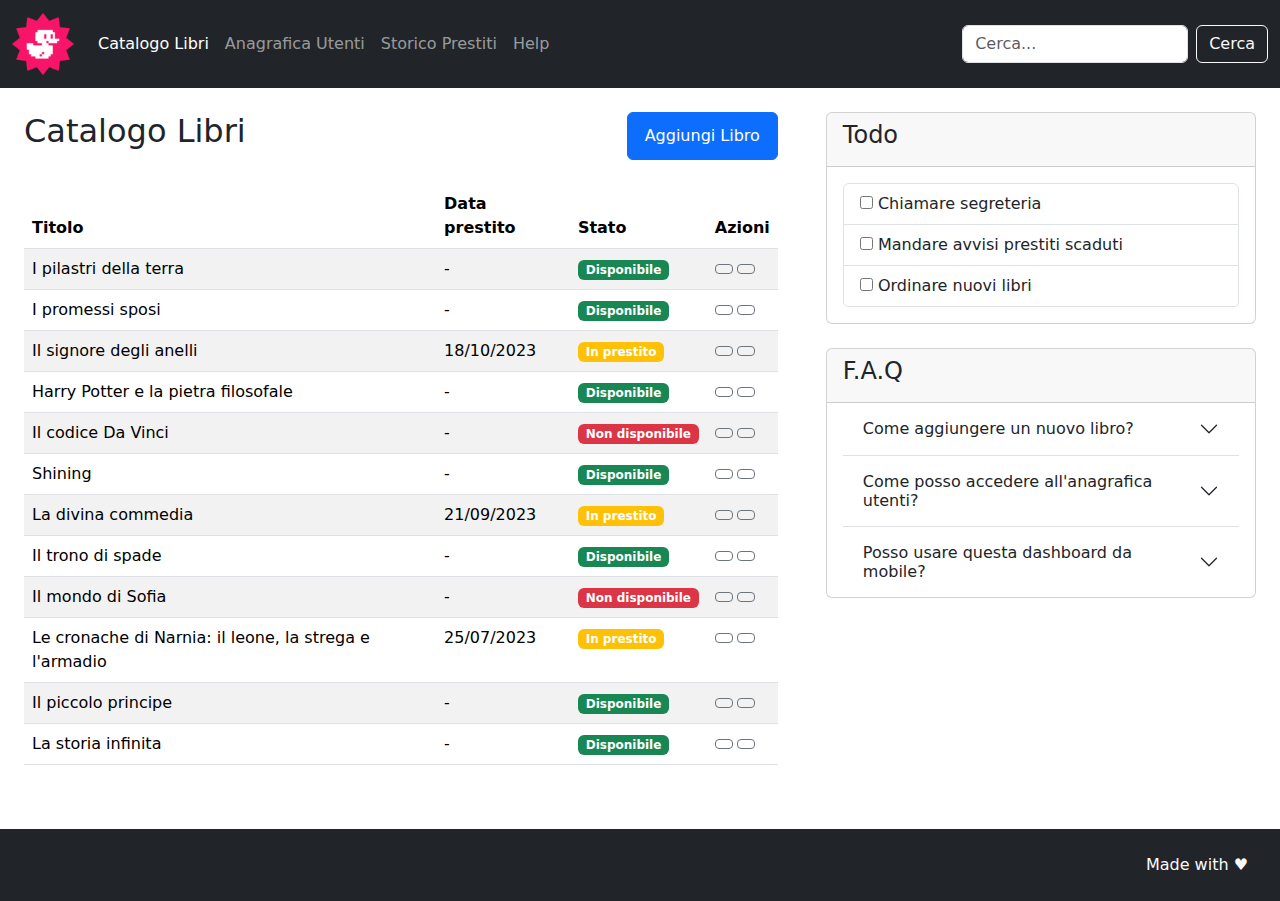
<file: index.html>
<!doctype html>
<html lang="en">

<head>

    <!-- meta tag necessari -->
    <meta charset="utf-8" />
    <meta name="viewport" content="width=device-width, initial-scale=1, shrink-to-fit=no" />
    <title>Dashboard</title>

    <!-- Bootstrap CSS v5.3 -->
    <link href="https://cdn.jsdelivr.net/npm/bootstrap@5.3.3/dist/css/bootstrap.min.css" rel="stylesheet"
        integrity="sha384-QWTKZyjpPEjISv5WaRU9OFeRpok6YctnYmDr5pNlyT2bRjXh0JMhjY6hW+ALEwIH" crossorigin="anonymous">

    <!-- link CSS locale -->
    <link rel="stylesheet" href="./assets/style.css">

    <!-- link fontawesome -->
    <link rel="stylesheet" href="https://cdnjs.cloudflare.com/ajax/libs/font-awesome/6.6.0/css/all.min.css"
        integrity="sha512-Kc323vGBEqzTmouAECnVceyQqyqdsSiqLQISBL29aUW4U/M7pSPA/gEUZQqv1cwx4OnYxTxve5UMg5GT6L4JJg=="
        crossorigin="anonymous" referrerpolicy="no-referrer" />
</head>

<body>
    <header>

        <!-- nav -->
        <nav class="navbar navbar-expand-lg bg-dark" data-bs-theme="dark">
            <div class="container-fluid">
                <a class="navbar-brand d-block" href="index.html">
                    <img src="./assets/img/duck.png" class="img-fluid" alt="Home">
                </a>
                <button class="navbar-toggler" type="button" data-bs-toggle="collapse"
                    data-bs-target="#navbarSupportedContent" aria-controls="navbarSupportedContent"
                    aria-expanded="false" aria-label="Toggle navigation">
                    <span class="navbar-toggler-icon"></span>
                </button>
                <div class="collapse navbar-collapse" id="navbarSupportedContent">
                    <ul class="navbar-nav me-auto mb-2 mb-lg-0">
                        <li class="nav-item">
                            <a class="nav-link active" aria-current="page" href="index.html">Catalogo Libri</a>
                        </li>
                        <li class="nav-item">
                            <a class="nav-link" href="anagrafica-utenti.html">Anagrafica Utenti</a>
                        </li>
                        <li class="nav-item">
                            <a class="nav-link" href="#">Storico Prestiti</a>
                        </li>
                        <li class="nav-item">
                            <a class="nav-link" href="#">Help</a>
                        </li>
                    </ul>
                    <form class="d-flex" data-bs-theme="light" role="search">
                        <input class="form-control me-2" type="search" placeholder="Cerca..." aria-label="Search">
                        <button class="btn btn-outline-light" type="submit">Cerca</button>
                      </form>
                </div>
            </div>
        </nav>
    </header>
    <main>

        <!-- sezione row/column -->
        <div class="d-flex flex-column flex-lg-row justify-content-center">

            <!-- sezione 1 -->
            <div>

                <!-- sezione catalogo -->
                <div class="d-flex justify-content-between p-4">
                    <h2>
                        Catalogo Libri
                    </h2>
                    <a class="btn btn-primary" href="aggiungi-libro.html">
                        <button class="btn btn-primary float p-1">
                            Aggiungi Libro
                        </button>
                    </a>
                </div>

                <!-- lista libri -->
                <div class="px-4">
                    <table class="table table-striped">
                        <thead>
                            <tr>
                                <th>Titolo</th>
                                <th class="d-none d-md-table-cell">Data prestito</th>
                                <th>Stato</th>
                                <th>Azioni</th>
                            </tr>
                        </thead>
                        <tbody>
                            <tr>
                                <td>I pilastri della terra</td>
                                <td class="d-none d-md-table-cell">
                                    -
                                </td>
                                <td>
                                    <span class="badge text-bg-success">
                                        Disponibile
                                    </span>
                                </td>
                                <td>
                                    <div class="d-inline-flex">
                                        <button type="button" class="btn btn-sm btn-outline-secondary me-1">
                                            <i class="fa-solid fa-pencil"></i>
                                        </button>
                                        <button type="button" class="btn btn-sm btn-outline-secondary me-1">
                                            <i class="fa-solid fa-trash"></i>
                                        </button>
                                    </div>
                                </td>
                            </tr>
                            <tr>
                                <td>I promessi sposi</td>
                                <td class="d-none d-md-table-cell">
                                    -
                                </td>
                                <td>
                                    <span class="badge text-bg-success">
                                        Disponibile
                                    </span>
                                </td>
                                <td>
                                    <div class="d-inline-flex">
                                        <button type="button" class="btn btn-sm btn-outline-secondary me-1">
                                            <i class="fa-solid fa-pencil"></i>
                                        </button>
                                        <button type="button" class="btn btn-sm btn-outline-secondary me-1">
                                            <i class="fa-solid fa-trash"></i>
                                        </button>
                                    </div>
                                </td>
                            </tr>
                            <tr>
                                <td>Il signore degli anelli</td>
                                <td class="d-none d-md-table-cell">
                                    18/10/2023
                                </td>
                                <td>
                                    <span class="badge text-bg-warning text-white">
                                        In prestito
                                    </span>
                                </td>
                                <td>
                                    <div class="d-inline-flex">
                                        <button type="button" class="btn btn-sm btn-outline-secondary me-1">
                                            <i class="fa-solid fa-pencil"></i>
                                        </button>
                                        <button type="button" class="btn btn-sm btn-outline-secondary me-1">
                                            <i class="fa-solid fa-trash"></i>
                                        </button>
                                    </div>
                                </td>
                            </tr>
                            <tr>
                                <td>Harry Potter e la pietra filosofale</td>
                                <td class="d-none d-md-table-cell">
                                    -
                                </td>
                                <td>
                                    <span class="badge text-bg-success">
                                        Disponibile
                                    </span>
                                </td>
                                <td>
                                    <div class="d-inline-flex">
                                        <button type="button" class="btn btn-sm btn-outline-secondary me-1">
                                            <i class="fa-solid fa-pencil"></i>
                                        </button>
                                        <button type="button" class="btn btn-sm btn-outline-secondary me-1">
                                            <i class="fa-solid fa-trash"></i>
                                        </button>
                                    </div>
                                </td>
                            </tr>
                            <tr>
                                <td>Il codice Da Vinci</td>
                                <td class="d-none d-md-table-cell">
                                    -
                                </td>
                                <td>
                                    <span class="badge text-bg-danger">
                                        Non disponibile
                                    </span>
                                </td>
                                <td>
                                    <div class="d-inline-flex">
                                        <button type="button" class="btn btn-sm btn-outline-secondary me-1">
                                            <i class="fa-solid fa-pencil"></i>
                                        </button>
                                        <button type="button" class="btn btn-sm btn-outline-secondary me-1">
                                            <i class="fa-solid fa-trash"></i>
                                        </button>
                                    </div>
                                </td>
                            </tr>
                            <tr>
                                <td>Shining</td>
                                <td class="d-none d-md-table-cell">
                                    -
                                </td>
                                <td>
                                    <span class="badge text-bg-success">
                                        Disponibile
                                    </span>
                                </td>
                                <td>
                                    <div class="d-inline-flex">
                                        <button type="button" class="btn btn-sm btn-outline-secondary me-1">
                                            <i class="fa-solid fa-pencil"></i>
                                        </button>
                                        <button type="button" class="btn btn-sm btn-outline-secondary me-1">
                                            <i class="fa-solid fa-trash"></i>
                                        </button>
                                    </div>
                                </td>
                            </tr>
                            <tr>
                                <td>La divina commedia</td>
                                <td class="d-none d-md-table-cell">
                                    21/09/2023
                                </td>
                                <td>
                                    <span class="badge text-bg-warning text-white">
                                        In prestito
                                    </span>
                                </td>
                                <td>
                                    <div class="d-inline-flex">
                                        <button type="button" class="btn btn-sm btn-outline-secondary me-1">
                                            <i class="fa-solid fa-pencil"></i>
                                        </button>
                                        <button type="button" class="btn btn-sm btn-outline-secondary me-1">
                                            <i class="fa-solid fa-trash"></i>
                                        </button>
                                    </div>
                                </td>
                            </tr>
                            <tr>
                                <td>Il trono di spade</td>
                                <td class="d-none d-md-table-cell">
                                    -
                                </td>
                                <td>
                                    <span class="badge text-bg-success">
                                        Disponibile
                                    </span>
                                </td>
                                <td>
                                    <div class="d-inline-flex">
                                        <button type="button" class="btn btn-sm btn-outline-secondary me-1">
                                            <i class="fa-solid fa-pencil"></i>
                                        </button>
                                        <button type="button" class="btn btn-sm btn-outline-secondary me-1">
                                            <i class="fa-solid fa-trash"></i>
                                        </button>
                                    </div>
                                </td>
                            </tr>
                            <tr>
                                <td>Il mondo di Sofia</td>
                                <td class="d-none d-md-table-cell">
                                    -
                                </td>
                                <td>
                                    <span class="badge text-bg-danger">
                                        Non disponibile
                                    </span>
                                </td>
                                <td>
                                    <div class="d-inline-flex">
                                        <button type="button" class="btn btn-sm btn-outline-secondary me-1">
                                            <i class="fa-solid fa-pencil"></i>
                                        </button>
                                        <button type="button" class="btn btn-sm btn-outline-secondary me-1">
                                            <i class="fa-solid fa-trash"></i>
                                        </button>
                                    </div>
                                </td>
                            </tr>
                            <tr>
                                <td>Le cronache di Narnia: il leone, la strega e l'armadio</td>
                                <td class="d-none d-md-table-cell">
                                    25/07/2023
                                </td>
                                <td>
                                    <span class="badge text-bg-warning text-white">
                                        In prestito
                                    </span>
                                </td>
                                <td>
                                    <div class="d-inline-flex">
                                        <button type="button" class="btn btn-sm btn-outline-secondary me-1">
                                            <i class="fa-solid fa-pencil"></i>
                                        </button>
                                        <button type="button" class="btn btn-sm btn-outline-secondary me-1">
                                            <i class="fa-solid fa-trash"></i>
                                        </button>
                                    </div>
                                </td>
                            </tr>
                            <tr>
                                <td>Il piccolo principe</td>
                                <td class="d-none d-md-table-cell">
                                    -
                                </td>
                                <td>
                                    <span class="badge text-bg-success">
                                        Disponibile
                                    </span>
                                </td>
                                <td>
                                    <div class="d-inline-flex">
                                        <button type="button" class="btn btn-sm btn-outline-secondary me-1">
                                            <i class="fa-solid fa-pencil"></i>
                                        </button>
                                        <button type="button" class="btn btn-sm btn-outline-secondary me-1">
                                            <i class="fa-solid fa-trash"></i>
                                        </button>
                                    </div>
                                </td>
                            </tr>
                            <tr>
                                <td>La storia infinita</td>
                                <td class="d-none d-md-table-cell">
                                    -
                                </td>
                                <td>
                                    <span class="badge text-bg-success">
                                        Disponibile
                                    </span>
                                </td>
                                <td>
                                    <div class="d-inline-flex">
                                        <button type="button" class="btn btn-sm btn-outline-secondary me-1">
                                            <i class="fa-solid fa-pencil"></i>
                                        </button>
                                        <button type="button" class="btn btn-sm btn-outline-secondary me-1">
                                            <i class="fa-solid fa-trash"></i>
                                        </button>
                                    </div>
                                </td>
                            </tr>
                        </tbody>
                    </table>
                </div>
            </div>

            <!-- sezione 2 -->
            <div>
                <div class="flex px-4">

                    <!-- sezione bonus todo list -->
                    <div class="card mt-4">
                        <div class="card-header">
                            <h4 class="card-title">
                                Todo
                            </h4>
                        </div>
                        <ul class="list-group p-3">
                            <li class="list-group-item">
                                <input type="checkbox">
                                Chiamare segreteria
                            </li>
                            <li class="list-group-item">
                                <input type="checkbox">
                                Mandare avvisi prestiti scaduti
                            </li>
                            <li class="list-group-item">
                                <input type="checkbox">
                                Ordinare nuovi libri
                            </li>
                        </ul>
                    </div>

                    <!-- sezione bonus faq (accordion?) -->
                    <div class="card mt-4">
                        <div class="card-header">
                            <h4 class="card-title">
                                F.A.Q
                            </h4>
                        </div>
                        <div class="accordion accordion-flush px-3" id="accordionFlushExample">
                            <div class="accordion-item">
                                <h2 class="accordion-header">
                                    <button class="accordion-button collapsed" type="button" data-bs-toggle="collapse"
                                        data-bs-target="#flush-collapseOne" aria-expanded="false"
                                        aria-controls="flush-collapseOne">
                                        Come aggiungere un nuovo libro?
                                    </button>
                                </h2>
                                <div id="flush-collapseOne" class="accordion-collapse collapse"
                                    data-bs-parent="#accordionFlushExample">
                                    <div class="accordion-body">
                                        È possibile aggiungere libri entrando nella sezione "catalogo libri", e cliccando sul bottone "aggiungi libro".
                                    </div>
                                </div>
                            </div>
                            <div class="accordion-item">
                                <h2 class="accordion-header">
                                    <button class="accordion-button collapsed" type="button" data-bs-toggle="collapse"
                                        data-bs-target="#flush-collapseTwo" aria-expanded="false"
                                        aria-controls="flush-collapseTwo">
                                        Come posso accedere all'anagrafica utenti?
                                    </button>
                                </h2>
                                <div id="flush-collapseTwo" class="accordion-collapse collapse"
                                    data-bs-parent="#accordionFlushExample">
                                    <div class="accordion-body">
                                        Questa funzionalità non è ancora disponibile: quando essa sarà implementata sarà possibile accedere all'anagrafica utenti direttamente dalla barra di navigazione.
                                    </div>
                                </div>
                            </div>
                            <div class="accordion-item">
                                <h2 class="accordion-header">
                                    <button class="accordion-button collapsed" type="button" data-bs-toggle="collapse"
                                        data-bs-target="#flush-collapseThree" aria-expanded="false"
                                        aria-controls="flush-collapseThree">
                                        Posso usare questa dashboard da mobile?
                                    </button>
                                </h2>
                                <div id="flush-collapseThree" class="accordion-collapse collapse"
                                    data-bs-parent="#accordionFlushExample">
                                    <div class="accordion-body">
                                        Se il trainee ha fatto bene l'esercizio, sì.
                                    </div>
                                </div>
                            </div>
                        </div>
                    </div>
                </div>
            </div>
        </div>
    </main>
    <footer>
        <div class="d-flex justify-content-end bg-dark mt-5 p-3">
            <nav class="nav">
                <a class="nav-link active link-light" aria-current="page" href="#">Made with &hearts;</a>
              </nav>
        </div>
    </footer>

    <!-- librerie Bootstrap JavaScript -->
    <script src="https://cdn.jsdelivr.net/npm/bootstrap@5.3.3/dist/js/bootstrap.bundle.min.js"
        integrity="sha384-YvpcrYf0tY3lHB60NNkmXc5s9fDVZLESaAA55NDzOxhy9GkcIdslK1eN7N6jIeHz"
        crossorigin="anonymous">
    </script>
</body>

</html>
</file>
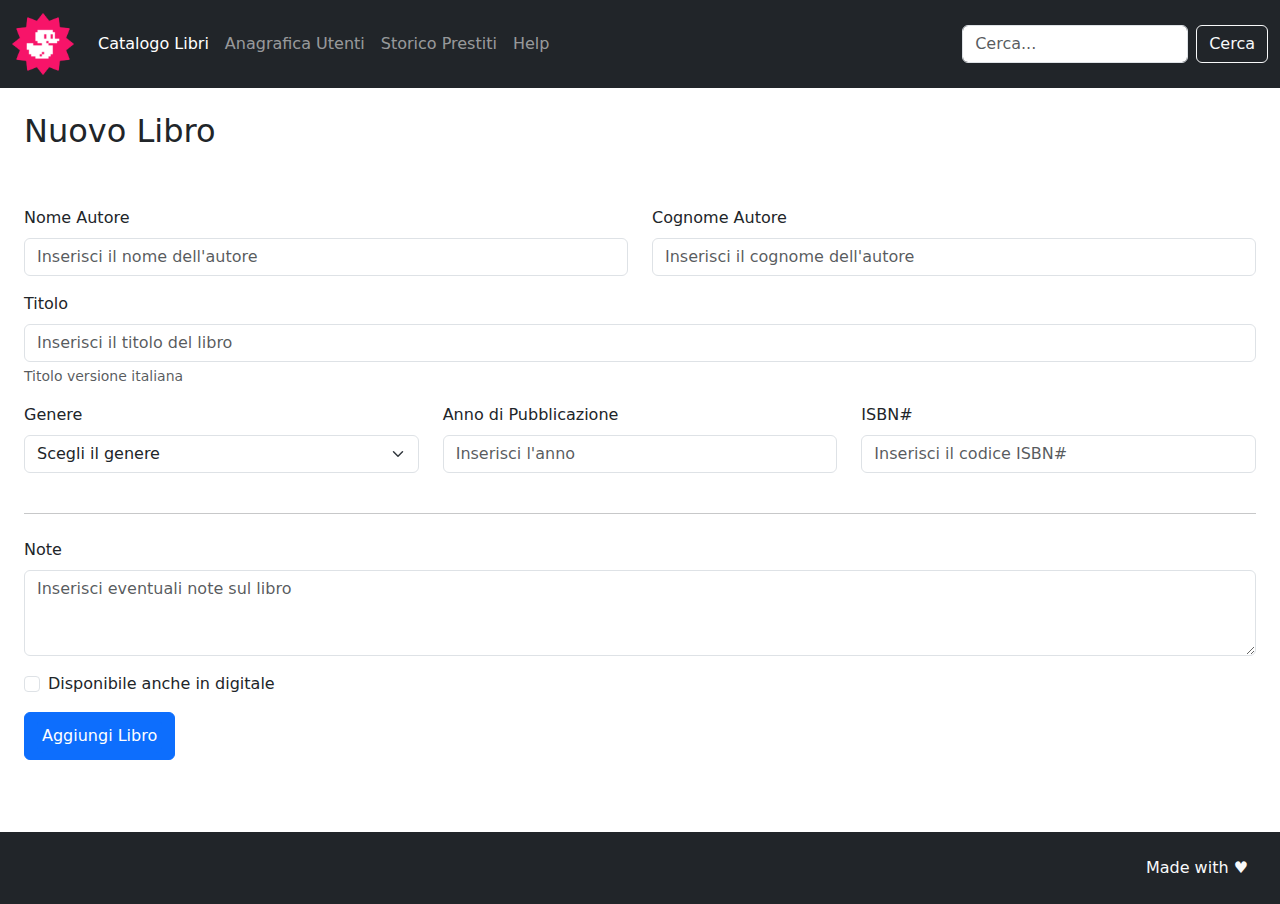
<file: aggiungi-libro.html>
<!doctype html>
<html lang="en">

<head>

    <!-- meta tag necessari -->
    <meta charset="utf-8" />
    <meta name="viewport" content="width=device-width, initial-scale=1, shrink-to-fit=no" />
    <title>Aggiungi Libro</title>

    <!-- Bootstrap CSS v5.3 -->
    <link href="https://cdn.jsdelivr.net/npm/bootstrap@5.3.3/dist/css/bootstrap.min.css" rel="stylesheet"
        integrity="sha384-QWTKZyjpPEjISv5WaRU9OFeRpok6YctnYmDr5pNlyT2bRjXh0JMhjY6hW+ALEwIH" crossorigin="anonymous">

    <!-- link CSS locale -->
    <link rel="stylesheet" href="./assets/style.css">

    <!-- link fontawesome -->
    <link rel="stylesheet" href="https://cdnjs.cloudflare.com/ajax/libs/font-awesome/6.6.0/css/all.min.css"
        integrity="sha512-Kc323vGBEqzTmouAECnVceyQqyqdsSiqLQISBL29aUW4U/M7pSPA/gEUZQqv1cwx4OnYxTxve5UMg5GT6L4JJg=="
        crossorigin="anonymous" referrerpolicy="no-referrer" />
</head>

<body>
    <header>

        <!-- nav -->
        <nav class="navbar navbar-expand-lg bg-dark" data-bs-theme="dark">
            <div class="container-fluid">
                <a class="navbar-brand d-block" href="index.html">
                    <img src="./assets/img/duck.png" class="img-fluid" alt="Home">
                </a>
                <button class="navbar-toggler" type="button" data-bs-toggle="collapse"
                    data-bs-target="#navbarSupportedContent" aria-controls="navbarSupportedContent"
                    aria-expanded="false" aria-label="Toggle navigation">
                    <span class="navbar-toggler-icon"></span>
                </button>
                <div class="collapse navbar-collapse" id="navbarSupportedContent">
                    <ul class="navbar-nav me-auto mb-2 mb-lg-0">
                        <li class="nav-item">
                            <a class="nav-link active" aria-current="page" href="index.html">Catalogo Libri</a>
                        </li>
                        <li class="nav-item">
                            <a class="nav-link" href="anagrafica-utenti.html">Anagrafica Utenti</a>
                        </li>
                        <li class="nav-item">
                            <a class="nav-link" href="#">Storico Prestiti</a>
                        </li>
                        <li class="nav-item">
                            <a class="nav-link" href="#">Help</a>
                        </li>
                    </ul>
                    <form class="d-flex" data-bs-theme="light" role="search">
                        <input class="form-control me-2" type="search" placeholder="Cerca..." aria-label="Search">
                        <button class="btn btn-outline-light" type="submit">Cerca</button>
                    </form>
                </div>
            </div>
        </nav>
    </header>
    <main>

        <!-- sezione row/column -->
        <h2 class="p-4">
            Nuovo Libro
        </h2>
        <div class="d-flex flex-column p-4">

            <!-- sezione nome e cognome -->
            <div class="row mb-3">
                <div class="col">
                    <label for="inputName" class="form-label">
                        Nome Autore
                    </label>
                    <input type="text" class="form-control" id="inputName" placeholder="Inserisci il nome dell'autore">
                </div>
                <div class="col">
                    <label for="inputSurname" class="form-label">
                        Cognome Autore
                    </label>
                    <input type="text" class="form-control" id="inputSurname"
                        placeholder="Inserisci il cognome dell'autore">
                </div>
            </div>

            <!-- sezione titolo -->
            <div class="mb-3">
                <label for="inputTitle" class="form-label">
                    Titolo
                </label>
                <input type="text" id="inputTitle" class="form-control" placeholder="Inserisci il titolo del libro">
                <div class="form-text">
                    Titolo versione italiana
                </div>
            </div>

            <!-- sezione responsive -->
            <div class="row flex-sm-column flex-md-row">

                <!-- sezione genere -->
                <div class="col">
                    <div class="mb-3">
                        <label for="inputGenre" class="form-label">
                            Genere
                        </label>
                        <select class="form-select" id="inputGenre" aria-label="Default select example">
                            <option selected>
                                Scegli il genere
                            </option>
                            <option value="1">Fantasy</option>
                            <option value="2">Horror</option>
                            <option value="3">Poesia</option>
                            <option value="4">Storico</option>
                        </select>
                    </div>
                </div>

                <!-- sezione anno -->
                <div class="col">
                    <div class="mb-3">
                        <label for="inputYear" class="form-label">
                            Anno di Pubblicazione
                        </label>
                        <input type="text" id="inputYear" class="form-control" placeholder="Inserisci l'anno">
                    </div>
                </div>

                <!-- sezione ISBN -->
                <div class="col">
                    <div class="mb-3">
                        <label for="inputIsbn" class="form-label">
                            ISBN#
                        </label>
                        <input type="text" id="inputIsbn" class="form-control" placeholder="Inserisci il codice ISBN#">
                    </div>
                </div>
            </div>

            <hr class="my-4">

            <!-- sezione commenti -->
            <div class="mb-3">
                <label for="notes" class="form-label">
                    Note
                </label>
                <textarea class="form-control" id="notes" rows="3"
                    placeholder="Inserisci eventuali note sul libro"></textarea>
            </div>

            <!-- sezione digitale e bottone -->
            <div class="form-check mb-3">
                <input class="form-check-input" type="checkbox" value="" id="checkDigital">
                <label class="form-check-label" for="checkDigital">
                    Disponibile anche in digitale
                </label>
            </div>
            <div class="d-flex justify-content-start">
                <a class="btn btn-primary" href="index.html">
                    <button class="btn btn-primary float p-1">
                        Aggiungi Libro
                    </button>
                </a>
            </div>
        </div>
    </main>
    <footer>
        <div class="d-flex justify-content-end bg-dark mt-5 p-3">
            <nav class="nav">
                <a class="nav-link active link-light" aria-current="page" href="#">Made with &hearts;</a>
            </nav>
        </div>
    </footer>

    <!-- librerie Bootstrap JavaScript -->
    <script src="https://cdn.jsdelivr.net/npm/bootstrap@5.3.3/dist/js/bootstrap.bundle.min.js"
        integrity="sha384-YvpcrYf0tY3lHB60NNkmXc5s9fDVZLESaAA55NDzOxhy9GkcIdslK1eN7N6jIeHz" crossorigin="anonymous">
        </script>
</body>

</html>
</file>
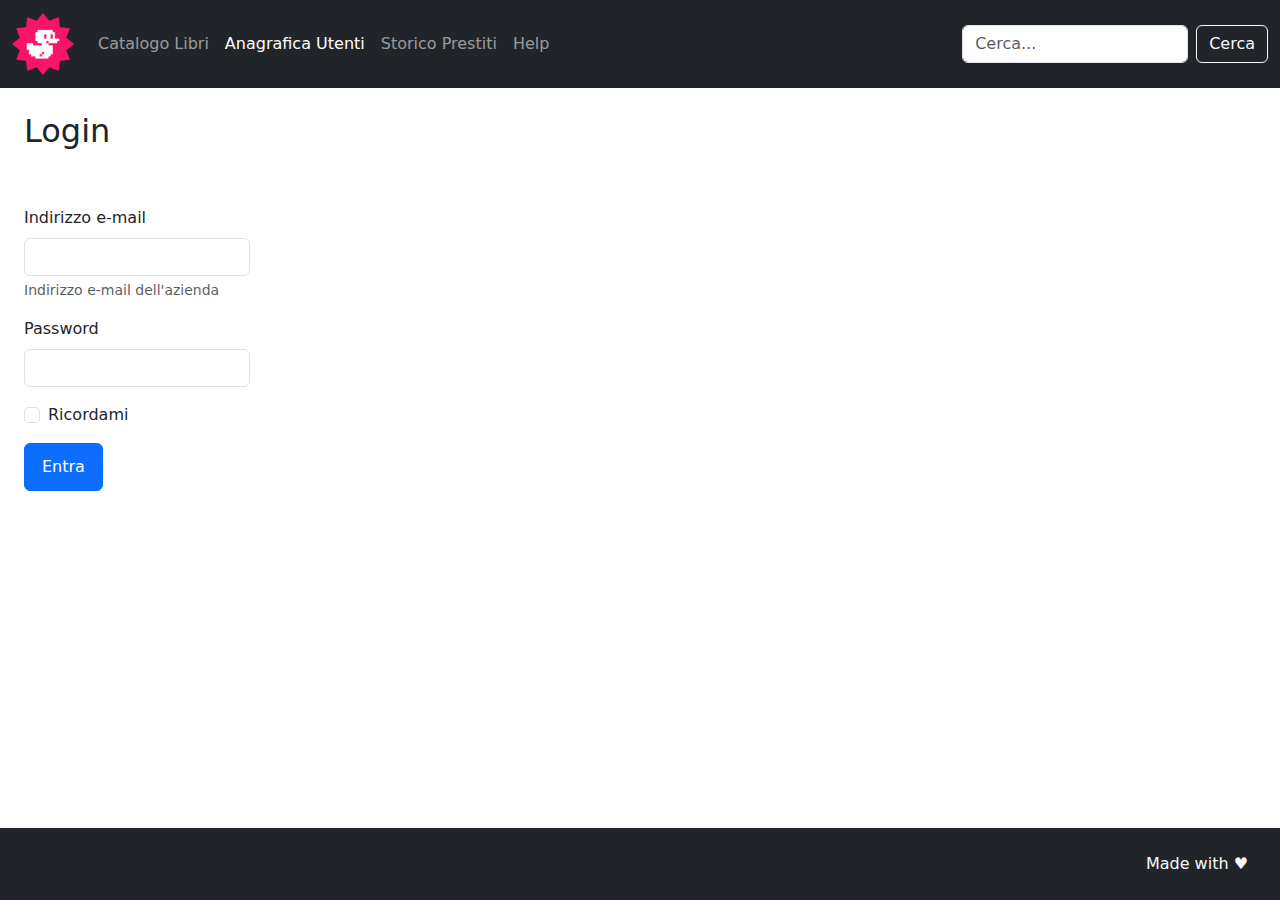
<file: anagrafica-utenti.html>
<!doctype html>
<html lang="en">

<head>

    <!-- meta tag necessari -->
    <meta charset="utf-8" />
    <meta name="viewport" content="width=device-width, initial-scale=1, shrink-to-fit=no" />
    <title>Login</title>

    <!-- Bootstrap CSS v5.3 -->
    <link href="https://cdn.jsdelivr.net/npm/bootstrap@5.3.3/dist/css/bootstrap.min.css" rel="stylesheet"
        integrity="sha384-QWTKZyjpPEjISv5WaRU9OFeRpok6YctnYmDr5pNlyT2bRjXh0JMhjY6hW+ALEwIH" crossorigin="anonymous">

    <!-- link CSS locale -->
    <link rel="stylesheet" href="./assets/style.css">

    <!-- link fontawesome -->
    <link rel="stylesheet" href="https://cdnjs.cloudflare.com/ajax/libs/font-awesome/6.6.0/css/all.min.css"
        integrity="sha512-Kc323vGBEqzTmouAECnVceyQqyqdsSiqLQISBL29aUW4U/M7pSPA/gEUZQqv1cwx4OnYxTxve5UMg5GT6L4JJg=="
        crossorigin="anonymous" referrerpolicy="no-referrer" />
</head>

<body>
    <header>

        <!-- nav -->
        <nav class="navbar navbar-expand-lg bg-dark" data-bs-theme="dark">
            <div class="container-fluid">
                <a class="navbar-brand d-block" href="index.html">
                    <img src="./assets/img/duck.png" class="img-fluid" alt="Home">
                </a>
                <button class="navbar-toggler" type="button" data-bs-toggle="collapse"
                    data-bs-target="#navbarSupportedContent" aria-controls="navbarSupportedContent"
                    aria-expanded="false" aria-label="Toggle navigation">
                    <span class="navbar-toggler-icon"></span>
                </button>
                <div class="collapse navbar-collapse" id="navbarSupportedContent">
                    <ul class="navbar-nav me-auto mb-2 mb-lg-0">
                        <li class="nav-item">
                            <a class="nav-link" href="index.html">Catalogo Libri</a>
                        </li>
                        <li class="nav-item">
                            <a class="nav-link active" aria-current="page" href="#">Anagrafica Utenti</a>
                        </li>
                        <li class="nav-item">
                            <a class="nav-link" href="#">Storico Prestiti</a>
                        </li>
                        <li class="nav-item">
                            <a class="nav-link" href="#">Help</a>
                        </li>
                    </ul>
                    <form class="d-flex" data-bs-theme="light" role="search">
                        <input class="form-control me-2" type="search" placeholder="Cerca..." aria-label="Search">
                        <button class="btn btn-outline-light" type="submit">Cerca</button>
                    </form>
                </div>
            </div>
        </nav>
    </header>
    <main>

        <!-- sezione row/column -->
        <h2 class="p-4">
            Login
        </h2>
        <div class="d-flex flex-column flex-lg-row justify-content-start">
            <form class="p-4">
                <div class="mb-3">
                    <label for="inputEmail" class="form-label">
                        Indirizzo e-mail
                    </label>
                    <input type="email" class="form-control" id="inputEmail" aria-describedby="emailHelp">
                    <div id="emailHelp" class="form-text">
                        Indirizzo e-mail dell'azienda
                    </div>
                </div>
                <div class="mb-3">
                    <label for="inputPassword1" class="form-label">
                        Password
                    </label>
                    <input type="password" class="form-control" id="inputPassword1">
                </div>
                <div class="mb-3 form-check">
                    <input type="checkbox" class="form-check-input" id="rememberCheck">
                    <label class="form-check-label" for="rememberCheck">
                        Ricordami
                    </label>
                </div>
                <a class="btn btn-primary" href="dashboard-utenti.html">
                    <button class="btn btn-primary float p-1">
                        Entra
                    </button>
                </a>
            </form>
        </div>
    </main>
    <footer class="vw-100 position-absolute bottom-0">
        <div class="d-flex justify-content-end bg-dark mt-5 p-3">
            <nav class="nav">
                <a class="nav-link active link-light" aria-current="page" href="#">Made with &hearts;</a>
            </nav>
        </div>
    </footer>

    <!-- librerie Bootstrap JavaScript -->
    <script src="https://cdn.jsdelivr.net/npm/bootstrap@5.3.3/dist/js/bootstrap.bundle.min.js"
        integrity="sha384-YvpcrYf0tY3lHB60NNkmXc5s9fDVZLESaAA55NDzOxhy9GkcIdslK1eN7N6jIeHz" crossorigin="anonymous">
        </script>
</body>

</html>
</file>
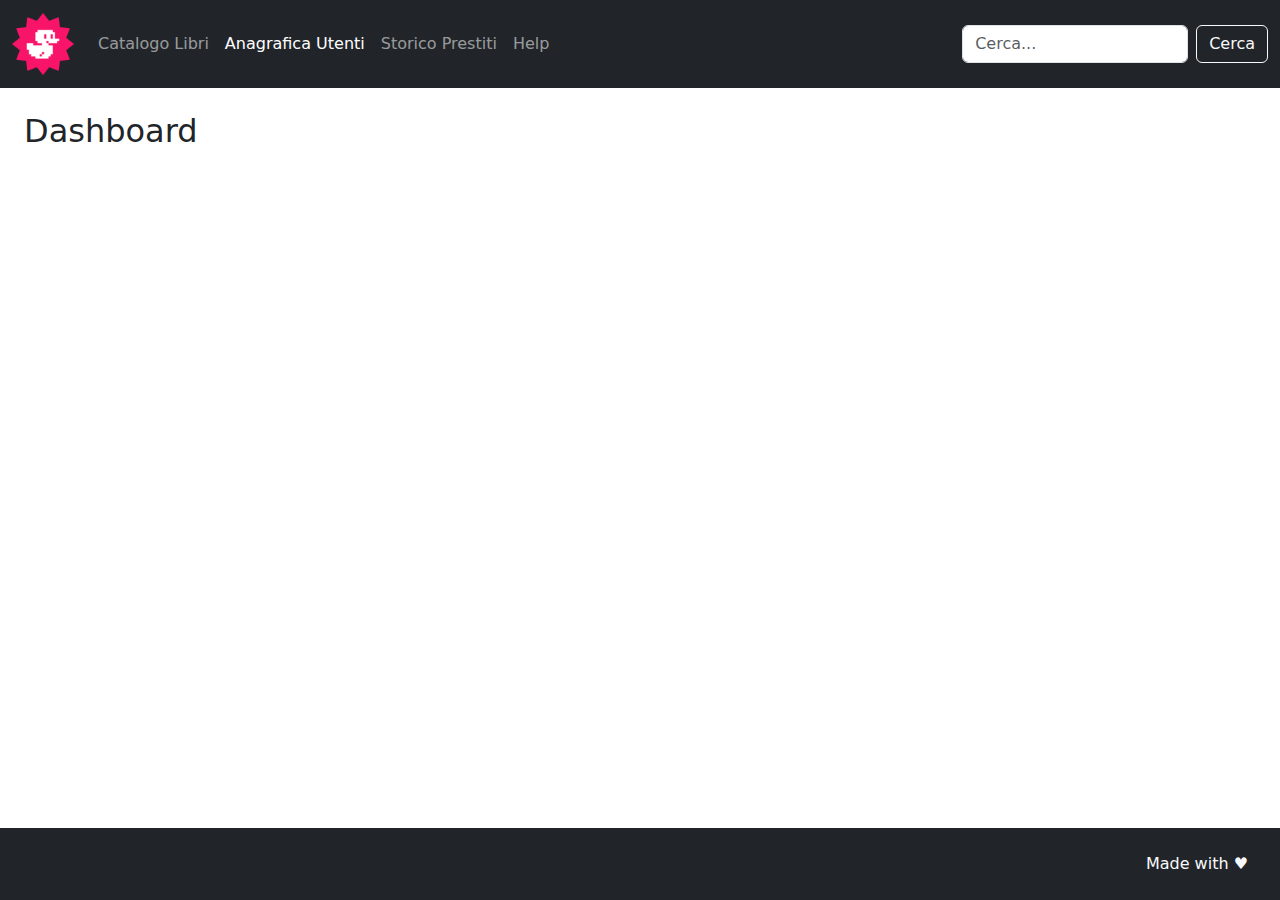
<file: dashboard-utenti.html>
<!doctype html>
<html lang="en">

<head>

    <!-- meta tag necessari -->
    <meta charset="utf-8" />
    <meta name="viewport" content="width=device-width, initial-scale=1, shrink-to-fit=no" />
    <title>Dashboard</title>

    <!-- Bootstrap CSS v5.3 -->
    <link href="https://cdn.jsdelivr.net/npm/bootstrap@5.3.3/dist/css/bootstrap.min.css" rel="stylesheet"
        integrity="sha384-QWTKZyjpPEjISv5WaRU9OFeRpok6YctnYmDr5pNlyT2bRjXh0JMhjY6hW+ALEwIH" crossorigin="anonymous">

    <!-- link CSS locale -->
    <link rel="stylesheet" href="./assets/style.css">

    <!-- link fontawesome -->
    <link rel="stylesheet" href="https://cdnjs.cloudflare.com/ajax/libs/font-awesome/6.6.0/css/all.min.css"
        integrity="sha512-Kc323vGBEqzTmouAECnVceyQqyqdsSiqLQISBL29aUW4U/M7pSPA/gEUZQqv1cwx4OnYxTxve5UMg5GT6L4JJg=="
        crossorigin="anonymous" referrerpolicy="no-referrer" />
</head>

<body>
    <header>

        <!-- nav -->
        <nav class="navbar navbar-expand-lg bg-dark" data-bs-theme="dark">
            <div class="container-fluid">
                <a class="navbar-brand d-block" href="index.html">
                    <img src="./assets/img/duck.png" class="img-fluid" alt="Home">
                </a>
                <button class="navbar-toggler" type="button" data-bs-toggle="collapse"
                    data-bs-target="#navbarSupportedContent" aria-controls="navbarSupportedContent"
                    aria-expanded="false" aria-label="Toggle navigation">
                    <span class="navbar-toggler-icon"></span>
                </button>
                <div class="collapse navbar-collapse" id="navbarSupportedContent">
                    <ul class="navbar-nav me-auto mb-2 mb-lg-0">
                        <li class="nav-item">
                            <a class="nav-link" href="index.html">Catalogo Libri</a>
                        </li>
                        <li class="nav-item">
                            <a class="nav-link active" aria-current="page" href="#">Anagrafica Utenti</a>
                        </li>
                        <li class="nav-item">
                            <a class="nav-link" href="#">Storico Prestiti</a>
                        </li>
                        <li class="nav-item">
                            <a class="nav-link" href="#">Help</a>
                        </li>
                    </ul>
                    <form class="d-flex" data-bs-theme="light" role="search">
                        <input class="form-control me-2" type="search" placeholder="Cerca..." aria-label="Search">
                        <button class="btn btn-outline-light" type="submit">Cerca</button>
                    </form>
                </div>
            </div>
        </nav>
    </header>
    <main>

        <!-- sezione row/column -->
        <h2 class="p-4">
            Dashboard
        </h2>
        <div class="d-flex flex-column flex-lg-row justify-content-start">

        </div>
    </main>
    <footer class="vw-100 position-absolute bottom-0">
        <div class="d-flex justify-content-end bg-dark mt-5 p-3">
            <nav class="nav">
                <a class="nav-link active link-light" aria-current="page" href="#">Made with &hearts;</a>
            </nav>
        </div>
    </footer>

    <!-- librerie Bootstrap JavaScript -->
    <script src="https://cdn.jsdelivr.net/npm/bootstrap@5.3.3/dist/js/bootstrap.bundle.min.js"
        integrity="sha384-YvpcrYf0tY3lHB60NNkmXc5s9fDVZLESaAA55NDzOxhy9GkcIdslK1eN7N6jIeHz" crossorigin="anonymous">
        </script>
</body>

</html>
</file>
<file: assets/style.css>
header {

    nav.navbar {

        div.container-fluid {

            a.navbar-brand {

                img {
                    max-width: 62px;
                }
            }
        }
    }
}
</file>
